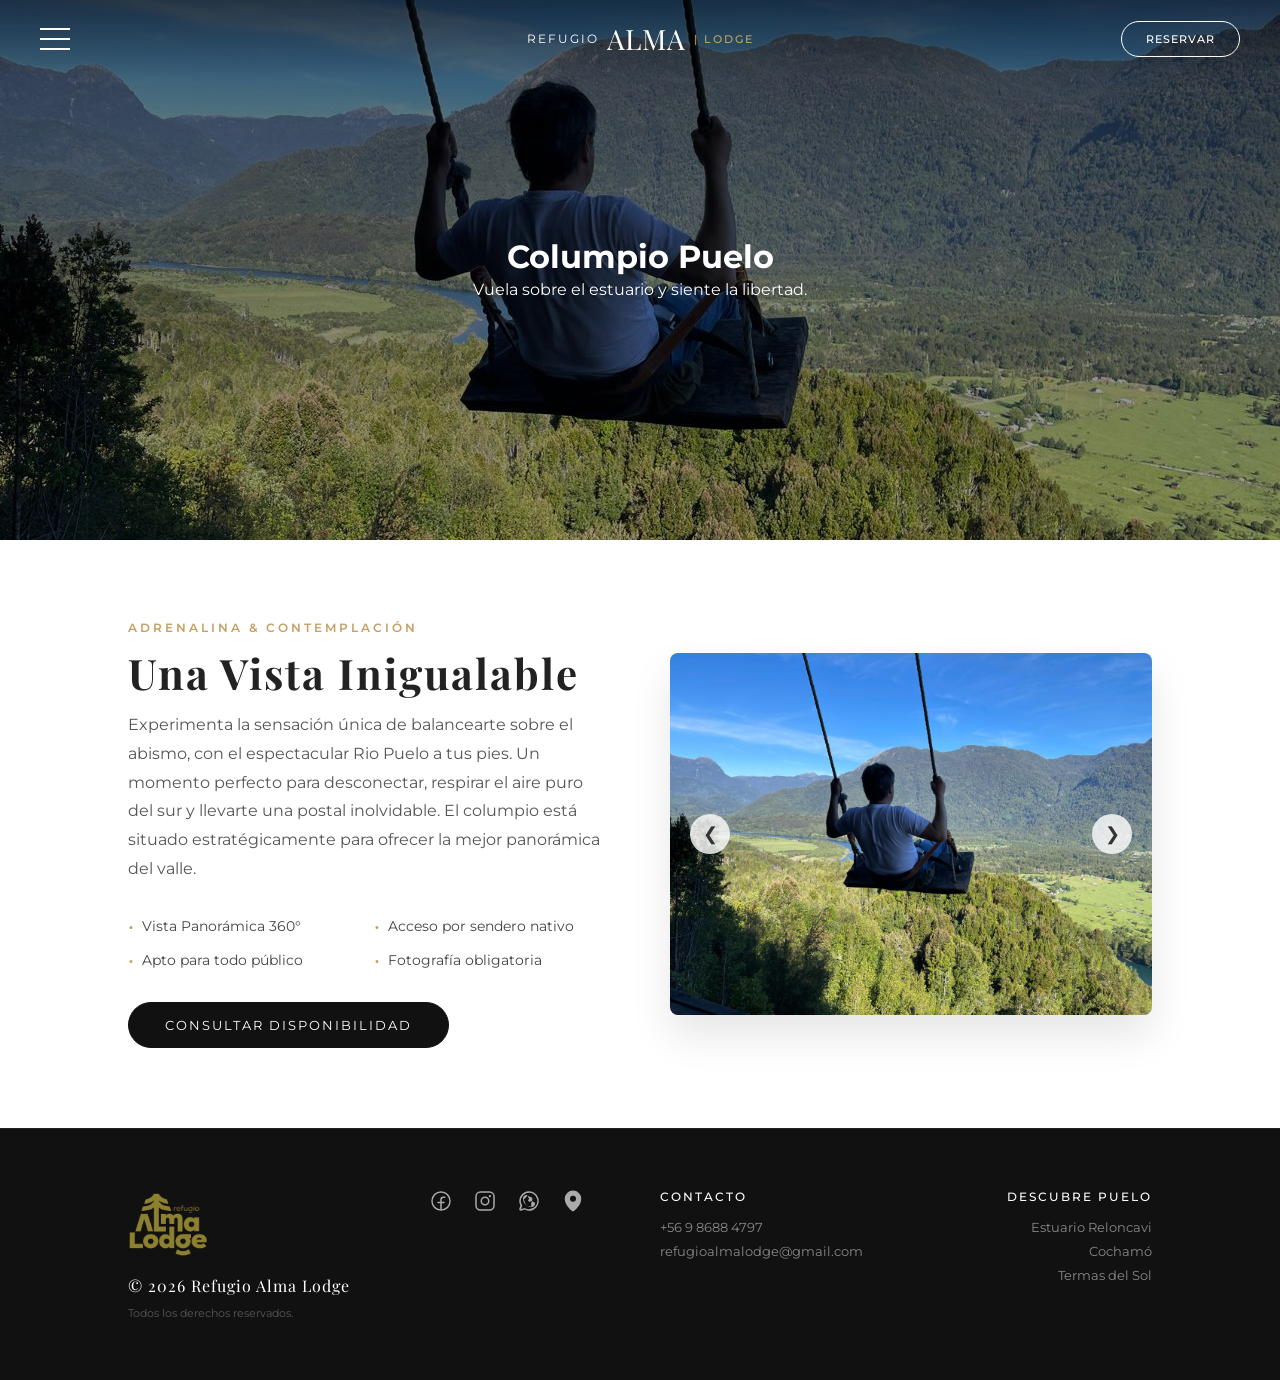
<file: columpio.html>
<!DOCTYPE html>
<html lang="es">

<head>
    <meta charset="UTF-8" />
    <meta name="viewport" content="width=device-width, initial-scale=1.0" />
    <title>Columpio del Mundo - Refugio Alma Lodge</title>
    <link rel="stylesheet" href="css/style.css" />
</head>

<body>

    <div id="navbar-container"></div>

    <!-- HERO INTERNAL -->
    <header class="hero-internal" style="background-image: url('assets/columpio/hero3.jpeg');">
        <div class="hero-overlay"></div>
        <div class="hero-content">
            <h1>Columpio Puelo</h1>
            <p>Vuela sobre el estuario y siente la libertad.</p>
        </div>
    </header>

    <!-- COLUMPIO DETAIL -->
    <section class="unit-section">
        <div class="unit-container">
            <div class="unit-content">
                <span class="unit-subtitle">Adrenalina & Contemplación</span>
                <h2>Una Vista Inigualable</h2>
                <p class="unit-description">
                    Experimenta la sensación única de balancearte sobre el abismo, con el espectacular Rio Puelo a tus
                    pies.
                    Un momento perfecto para desconectar, respirar el aire puro del sur y llevarte una postal
                    inolvidable.
                    El columpio está situado estratégicamente para ofrecer la mejor panorámica del valle.
                </p>
                <ul class="unit-features">
                    <li>Vista Panorámica 360°</li>
                    <li>Acceso por sendero nativo</li>
                    <li>Apto para todo público</li>
                    <li>Fotografía obligatoria</li>
                </ul>
                <a href="https://wa.me/56912345678" target="_blank" class="btn-hero btn-dark">Consultar
                    Disponibilidad</a>
            </div>
            <div class="unit-gallery">
                <div class="carousel" id="carousel-columpio">
                    <div class="carousel-track">
                        <img src="assets/columpio/hero3.jpeg" class="active" alt="Columpio 1">
                    </div>
                    <button class="carousel-btn prev" aria-label="Anterior">&#10094;</button>
                    <button class="carousel-btn next" aria-label="Siguiente">&#10095;</button>
                </div>
            </div>
        </div>
    </section>

    <div id="navbar-container"></div>
    <div id="footer-container"></div>
    <script src="js/components.js"></script>


    <script src="js/main.js"></script>
</body>

</html>
</file>
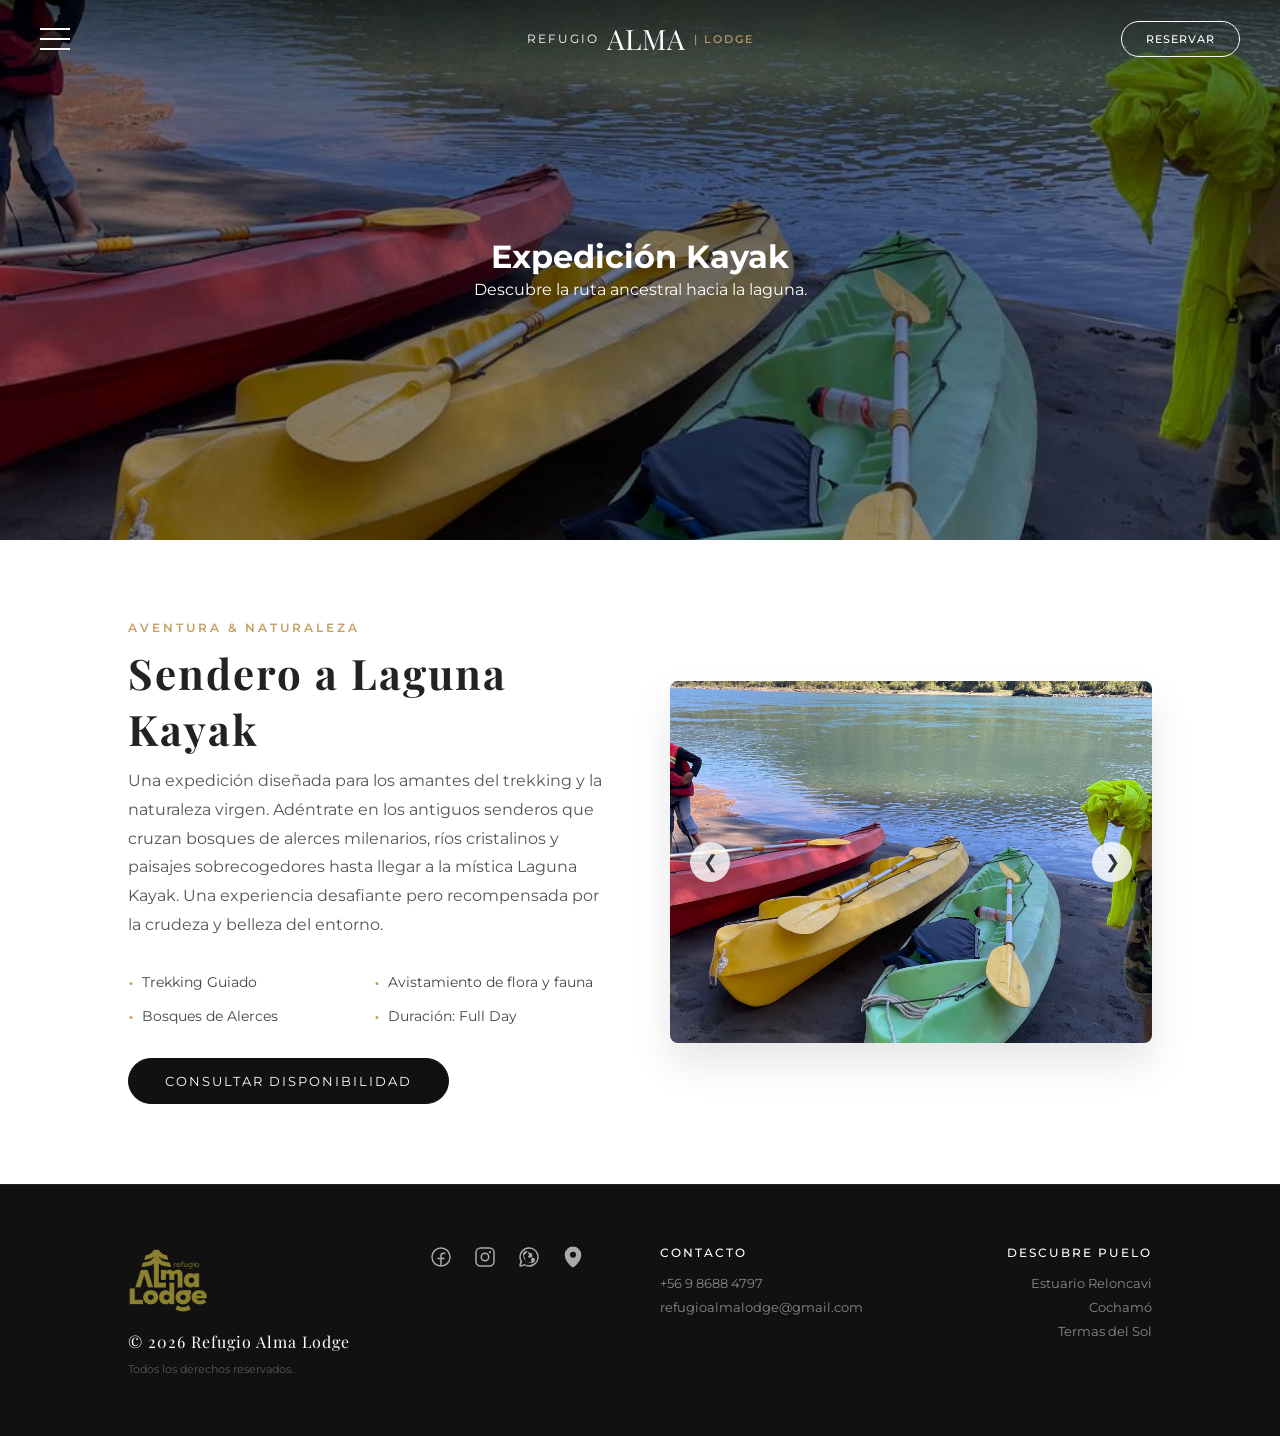
<file: kayak.html>
<!DOCTYPE html>
<html lang="es">

<head>
    <meta charset="UTF-8" />
    <meta name="viewport" content="width=device-width, initial-scale=1.0" />
    <title>Expedición Kayak - Refugio Alma Lodge</title>
    <link rel="stylesheet" href="css/style.css" />
</head>

<body>

    <div id="navbar-container"></div>

    <!-- HERO INTERNAL -->
    <header class="hero-internal" style="background-image: url('assets/kayak/hero6.jpeg');">
        <div class="hero-overlay"></div>
        <div class="hero-content">
            <h1>Expedición Kayak</h1>
            <p>Descubre la ruta ancestral hacia la laguna.</p>
        </div>
    </header>

    <!-- KAYAK DETAIL -->
    <section class="unit-section">
        <div class="unit-container">
            <div class="unit-content">
                <span class="unit-subtitle">Aventura & Naturaleza</span>
                <h2>Sendero a Laguna Kayak</h2>
                <p class="unit-description">
                    Una expedición diseñada para los amantes del trekking y la naturaleza virgen.
                    Adéntrate en los antiguos senderos que cruzan bosques de alerces milenarios,
                    ríos cristalinos y paisajes sobrecogedores hasta llegar a la mística Laguna Kayak.
                    Una experiencia desafiante pero recompensada por la crudeza y belleza del entorno.
                </p>
                <ul class="unit-features">
                    <li>Trekking Guiado</li>
                    <li>Avistamiento de flora y fauna</li>
                    <li>Bosques de Alerces</li>
                    <li>Duración: Full Day</li>
                </ul>
                <a href="https://wa.me/56912345678" target="_blank" class="btn-hero btn-dark">Consultar
                    Disponibilidad</a>
            </div>
            <div class="unit-gallery">
                <div class="carousel" id="carousel-kayak">
                    <div class="carousel-track">
                        <img src="assets/kayak/hero6.jpeg" class="active" alt="Expedición 1">
                        <img src="assets/kayak/galeria5.jpeg" alt="Expedición 2">
                    </div>
                    <button class="carousel-btn prev" aria-label="Anterior">&#10094;</button>
                    <button class="carousel-btn next" aria-label="Siguiente">&#10095;</button>
                </div>
            </div>
        </div>
    </section>

    <div id="footer-container"></div>
    <script src="js/components.js"></script>


    <script src="js/main.js"></script>
</body>

</html>
</file>
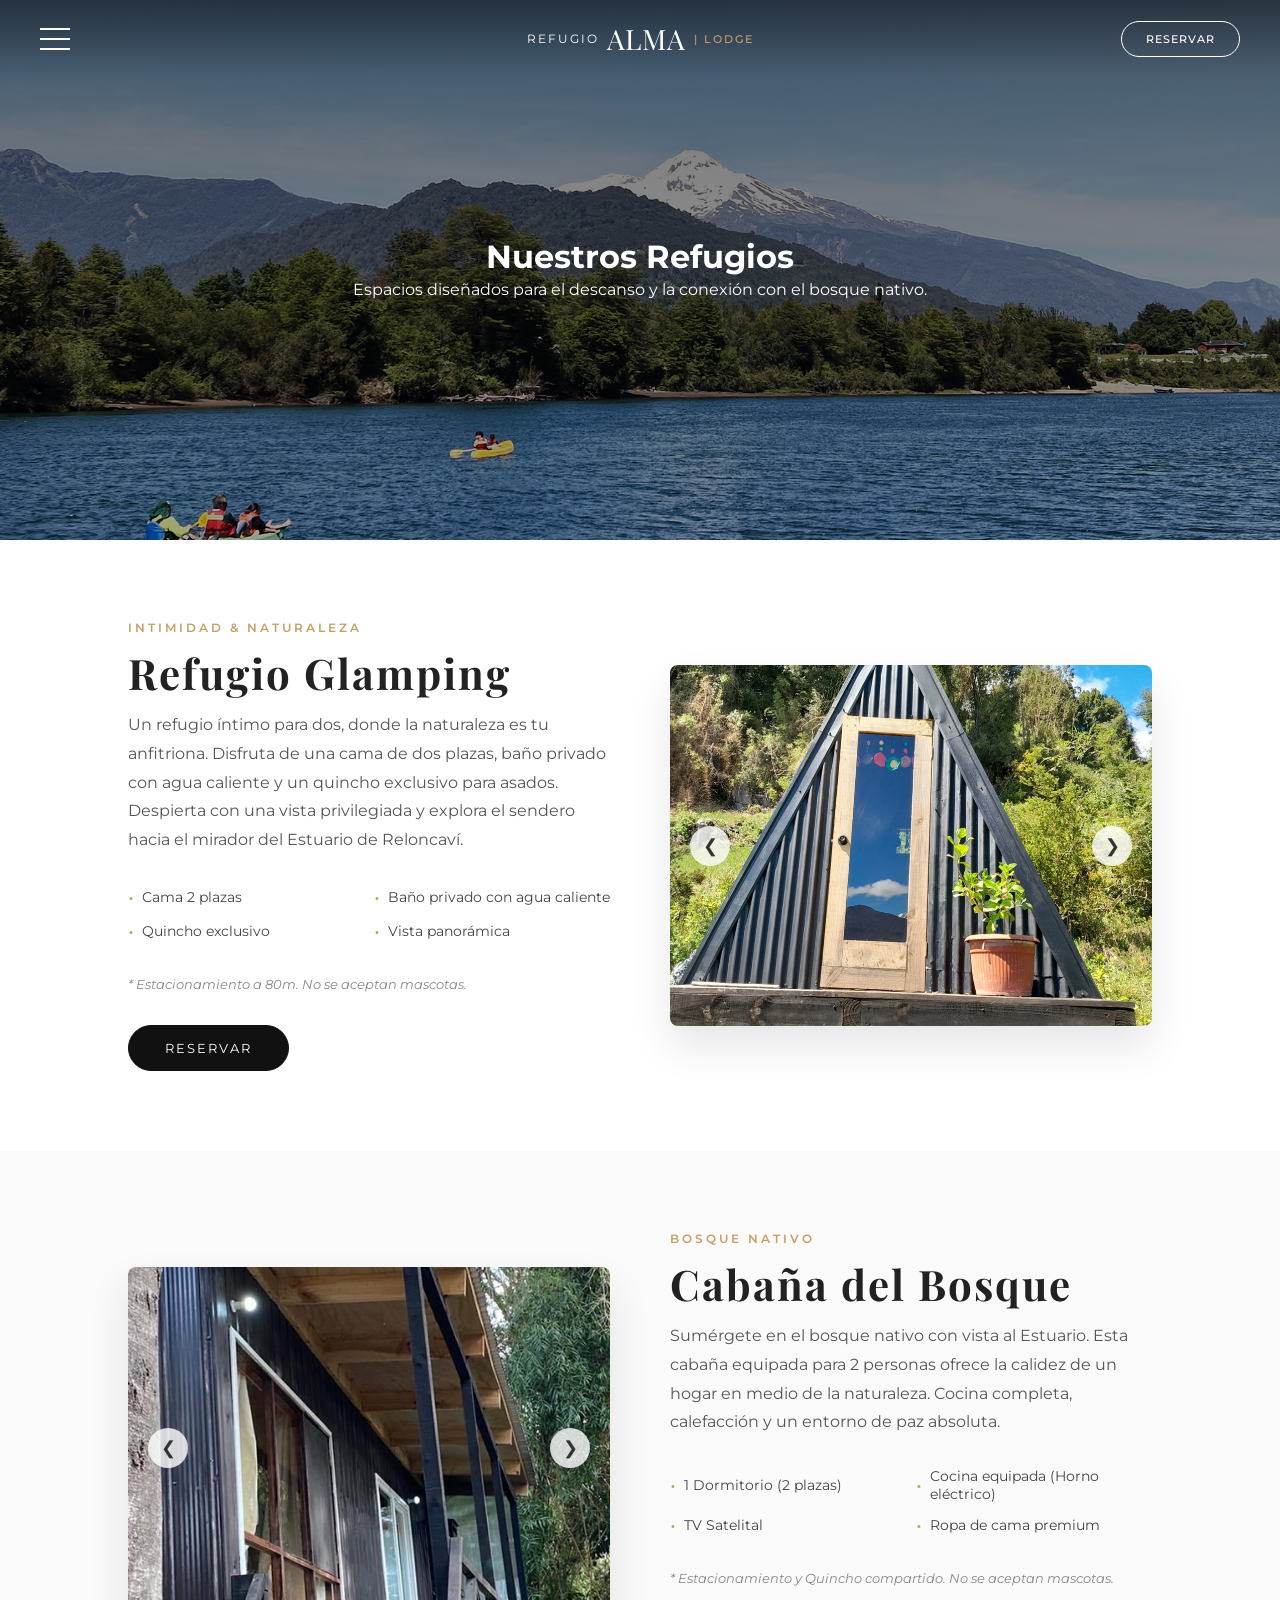
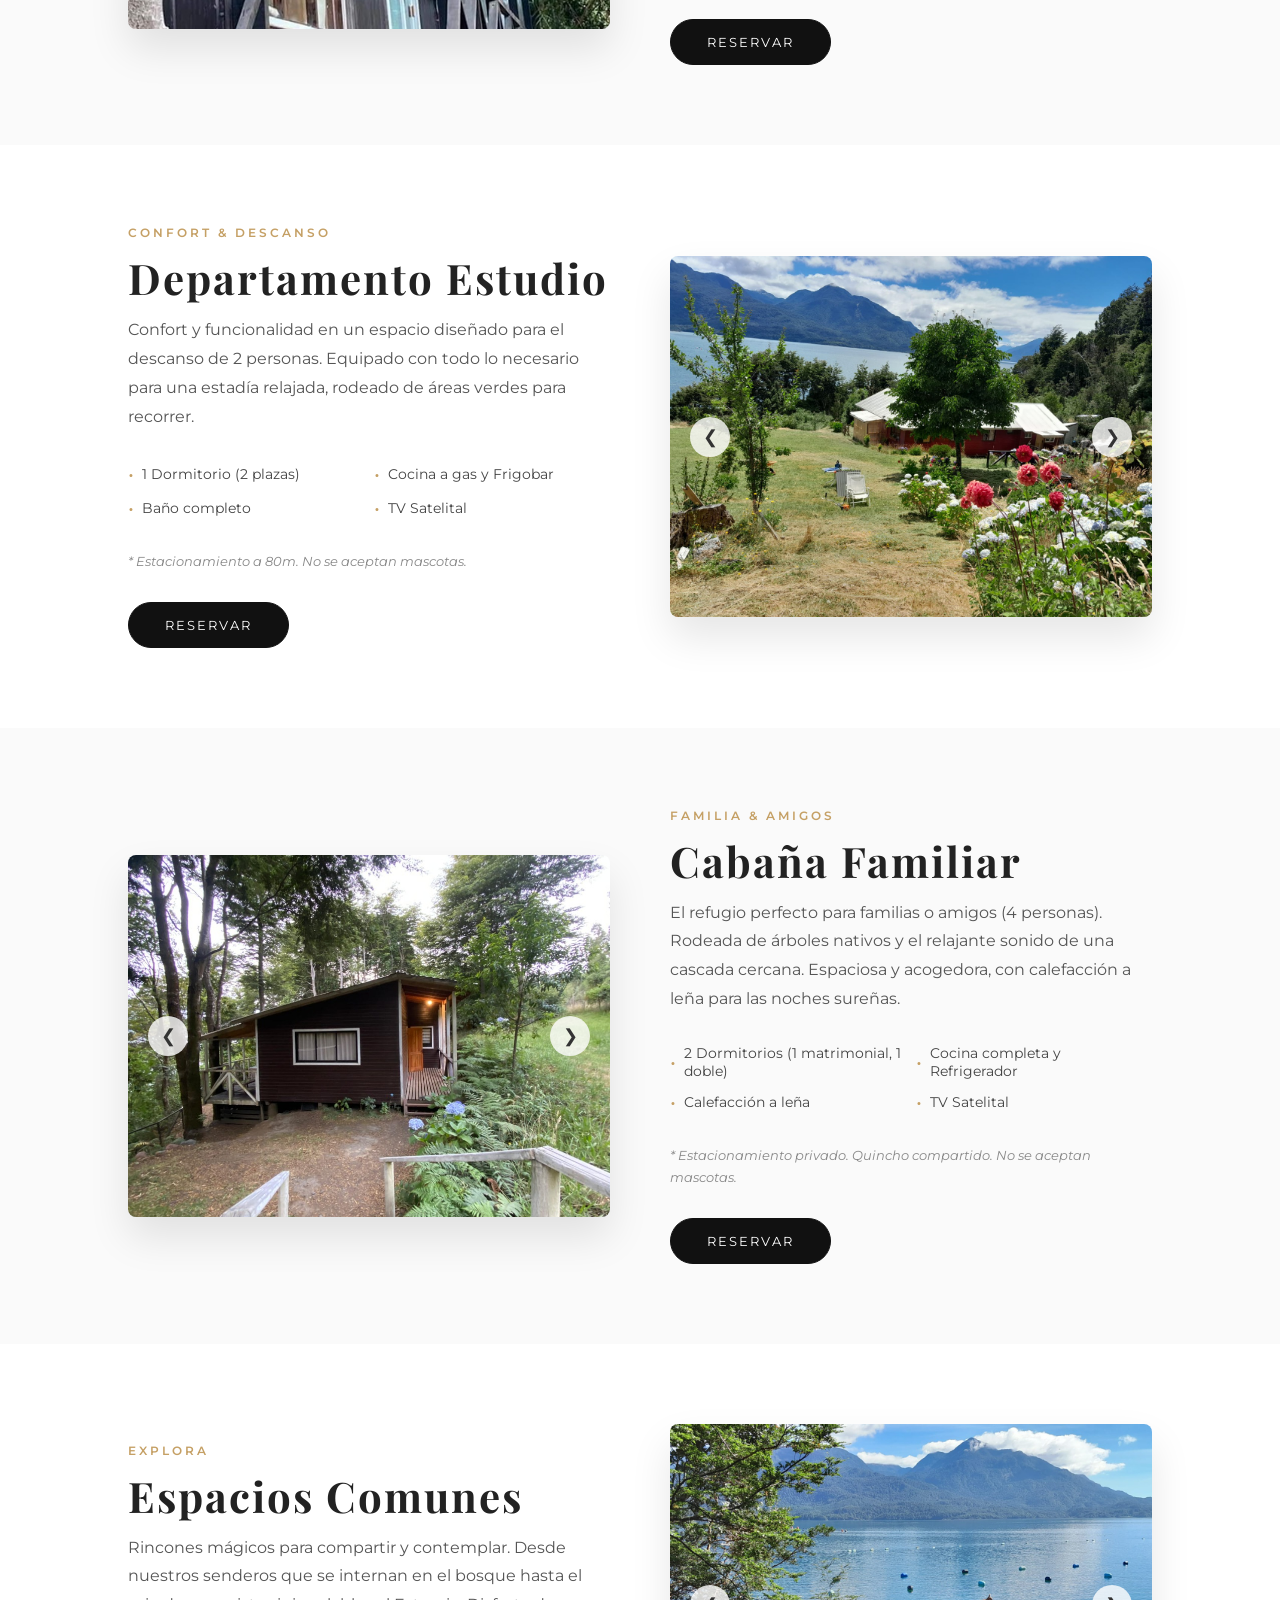
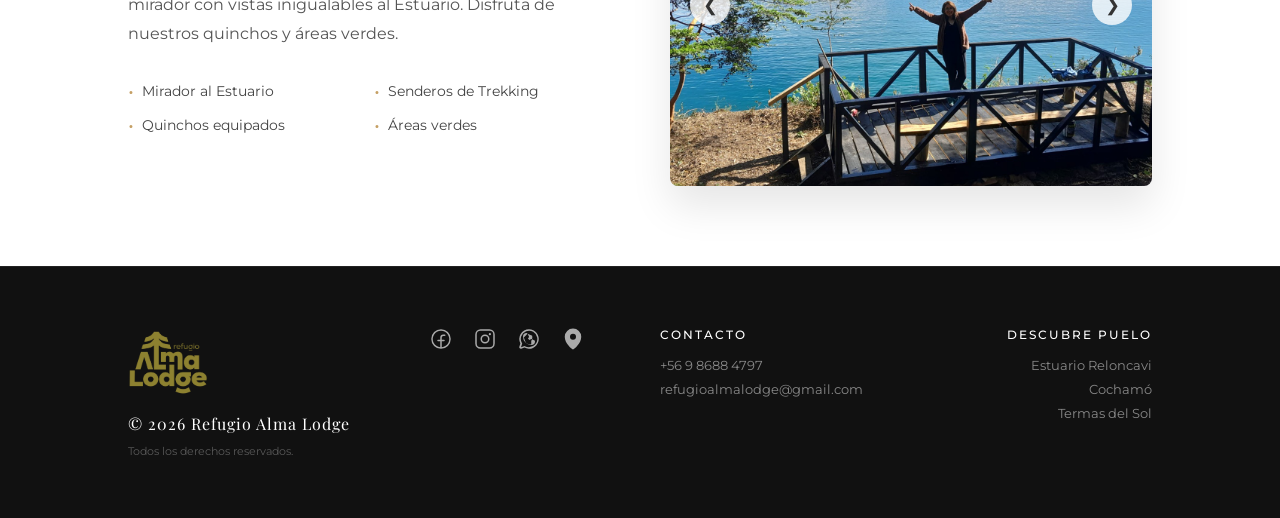
<file: refugios.html>
<!DOCTYPE html>
<html lang="es">

<head>
    <meta charset="UTF-8" />
    <meta name="viewport" content="width=device-width, initial-scale=1.0" />
    <title>Refugios - Refugio Alma Lodge</title>
    <link rel="stylesheet" href="css/style.css" />
</head>

<body>

    <div id="navbar-container"></div>

    <!-- HERO INTERNAL -->
    <header class="hero-internal">
        <div class="hero-overlay"></div>
        <div class="hero-content">
            <h1>Nuestros Refugios</h1>
            <p>Espacios diseñados para el descanso y la conexión con el bosque nativo.</p>
        </div>
    </header>

    <!-- GLAMPING -->
    <section class="unit-section">
        <div class="unit-container">
            <div class="unit-content">
                <span class="unit-subtitle">Intimidad & Naturaleza</span>
                <h2>Refugio Glamping</h2>
                <!--<p class="unit-price">30.000 CLP <span>/ noche</span></p>-->
                <p class="unit-description">
                    Un refugio íntimo para dos, donde la naturaleza es tu anfitriona. Disfruta de una cama de dos
                    plazas, baño privado con agua caliente y un quincho exclusivo para asados. Despierta con una vista
                    privilegiada y explora el sendero hacia el mirador del Estuario de Reloncaví.
                </p>
                <ul class="unit-features">
                    <li>Cama 2 plazas</li>
                    <li>Baño privado con agua caliente</li>
                    <li>Quincho exclusivo</li>
                    <li>Vista panorámica</li>
                </ul>
                <p class="unit-note">* Estacionamiento a 80m. No se aceptan mascotas.</p>
                <a href="https://new-booking.frontdeskmaster.com/?hostelId=y0ApHH4CwayUsndZazKIyVLbPVVKzzdO"
                    target="_blank" class="btn-hero btn-dark">Reservar</a>
            </div>
            <div class="unit-gallery">
                <div class="carousel" id="carousel-glamping">
                    <div class="carousel-track">
                        <img src="assets/Glamping/1.jpg" alt="Glamping 1">
                        <img src="assets/Glamping/2.jpg" alt="Glamping 2">
                        <img src="assets/Glamping/3.jpg" alt="Glamping 3">
                        <img src="assets/Glamping/4.jpg" alt="Glamping 4">
                        <img src="assets/Glamping/5.jpg" alt="Glamping 5">
                    </div>
                    <button class="carousel-btn prev" aria-label="Anterior">&#10094;</button>
                    <button class="carousel-btn next" aria-label="Siguiente">&#10095;</button>
                </div>
            </div>
        </div>
    </section>

    <!-- CABAÑA -->
    <section class="unit-section alt-bg">
        <div class="unit-container reverse">
            <div class="unit-content">
                <span class="unit-subtitle">Bosque Nativo</span>
                <h2>Cabaña del Bosque</h2>
                <!--<p class="unit-price">50.000 CLP <span>/ noche</span></p>-->
                <p class="unit-description">
                    Sumérgete en el bosque nativo con vista al Estuario. Esta cabaña equipada para 2 personas ofrece la
                    calidez de un hogar en medio de la naturaleza. Cocina completa, calefacción y un entorno de paz
                    absoluta.
                </p>
                <ul class="unit-features">
                    <li>1 Dormitorio (2 plazas)</li>
                    <li>Cocina equipada (Horno eléctrico)</li>
                    <li>TV Satelital</li>
                    <li>Ropa de cama premium</li>
                </ul>
                <p class="unit-note">* Estacionamiento y Quincho compartido. No se aceptan mascotas.</p>
                <a href="https://new-booking.frontdeskmaster.com/?hostelId=y0ApHH4CwayUsndZazKIyVLbPVVKzzdO"
                    target="_blank" class="btn-hero btn-dark">Reservar</a>
            </div>
            <div class="unit-gallery">
                <div class="carousel" id="carousel-cabana">
                    <div class="carousel-track">
                        <img src="assets/Cabaña/1.jpg" alt="Cabaña 1">
                        <img src="assets/Cabaña/2.jpg" alt="Cabaña 2">
                        <img src="assets/Cabaña/3.jpg" alt="Cabaña 3">
                        <img src="assets/Cabaña/4.jpg" alt="Cabaña 4">
                        <img src="assets/Cabaña/5.jpg" alt="Cabaña 5">
                    </div>
                    <button class="carousel-btn prev" aria-label="Anterior">&#10094;</button>
                    <button class="carousel-btn next" aria-label="Siguiente">&#10095;</button>
                </div>
            </div>
        </div>
    </section>

    <!-- DEPTO 2 -->
    <section class="unit-section">
        <div class="unit-container">
            <div class="unit-content">
                <span class="unit-subtitle">Confort & Descanso</span>
                <h2>Departamento Estudio</h2>
                <!--<p class="unit-price">50.000 CLP <span>/ noche</span></p>-->
                <p class="unit-description">
                    Confort y funcionalidad en un espacio diseñado para el descanso de 2 personas. Equipado con todo lo
                    necesario para una estadía relajada, rodeado de áreas verdes para recorrer.
                </p>
                <ul class="unit-features">
                    <li>1 Dormitorio (2 plazas)</li>
                    <li>Cocina a gas y Frigobar</li>
                    <li>Baño completo</li>
                    <li>TV Satelital</li>
                </ul>
                <p class="unit-note">* Estacionamiento a 80m. No se aceptan mascotas.</p>
                <a href="https://new-booking.frontdeskmaster.com/?hostelId=y0ApHH4CwayUsndZazKIyVLbPVVKzzdO"
                    target="_blank" class="btn-hero btn-dark">Reservar</a>
            </div>
            <div class="unit-gallery">
                <div class="carousel" id="carousel-depto2">
                    <div class="carousel-track">
                        <img src="assets/departamento2/1.jpg" alt="Depto 2 1">
                        <img src="assets/departamento2/2.jpg" alt="Depto 2 2">
                        <img src="assets/departamento2/3.jpg" alt="Depto 2 3">
                        <img src="assets/departamento2/4.jpg" alt="Depto 2 4">
                        <img src="assets/departamento2/5.jpg" alt="Depto 2 5">
                    </div>
                    <button class="carousel-btn prev" aria-label="Anterior">&#10094;</button>
                    <button class="carousel-btn next" aria-label="Siguiente">&#10095;</button>
                </div>
            </div>
        </div>
    </section>

    <!-- DEPTO 4 -->
    <section class="unit-section alt-bg">
        <div class="unit-container reverse">
            <div class="unit-content">
                <span class="unit-subtitle">Familia & Amigos</span>
                <h2>Cabaña Familiar</h2>
                <!--<p class="unit-price">65.000 CLP <span>/ noche</span></p>-->
                <p class="unit-description">
                    El refugio perfecto para familias o amigos (4 personas). Rodeada de árboles nativos y el relajante
                    sonido de una cascada cercana. Espaciosa y acogedora, con calefacción a leña para las noches
                    sureñas.
                </p>
                <ul class="unit-features">
                    <li>2 Dormitorios (1 matrimonial, 1 doble)</li>
                    <li>Cocina completa y Refrigerador</li>
                    <li>Calefacción a leña</li>
                    <li>TV Satelital</li>
                </ul>
                <p class="unit-note">* Estacionamiento privado. Quincho compartido. No se aceptan mascotas.</p>
                <a href="https://new-booking.frontdeskmaster.com/?hostelId=y0ApHH4CwayUsndZazKIyVLbPVVKzzdO"
                    target="_blank" class="btn-hero btn-dark">Reservar</a>
            </div>
            <div class="unit-gallery">
                <div class="carousel" id="carousel-depto4">
                    <div class="carousel-track">
                        <img src="assets/departamento4/1.jpg" alt="Depto 4 1">
                        <img src="assets/departamento4/2.jpg" alt="Depto 4 2">
                        <img src="assets/departamento4/3.jpg" alt="Depto 4 3">
                        <img src="assets/departamento4/4.jpg" alt="Depto 4 4">
                        <img src="assets/departamento4/5.jpg" alt="Depto 4 5">
                    </div>
                    <button class="carousel-btn prev" aria-label="Anterior">&#10094;</button>
                    <button class="carousel-btn next" aria-label="Siguiente">&#10095;</button>
                </div>
            </div>
        </div>
    </section>

    <!-- COMUNES -->
    <section class="unit-section">
        <div class="unit-container">
            <div class="unit-content">
                <span class="unit-subtitle">Explora</span>
                <h2>Espacios Comunes</h2>
                <p class="unit-description">
                    Rincones mágicos para compartir y contemplar. Desde nuestros senderos que se internan en el bosque
                    hasta el mirador con vistas inigualables al Estuario. Disfruta de nuestros quinchos y áreas verdes.
                </p>
                <ul class="unit-features">
                    <li>Mirador al Estuario</li>
                    <li>Senderos de Trekking</li>
                    <li>Quinchos equipados</li>
                    <li>Áreas verdes</li>
                </ul>
            </div>
            <div class="unit-gallery">
                <div class="carousel" id="carousel-comunes">
                    <div class="carousel-track">
                        <img src="assets/comunes/mirador/1.jpg" alt="Mirador">
                        <img src="assets/comunes/senderos/1.jpg" alt="Sendero">
                        <img src="assets/comunes/Quincho/1.jpg" alt="Quincho">
                        <img src="assets/comunes/espacios/1.jpg" alt="Espacios">
                        <img src="assets/comunes/mirador/2.jpg" alt="Mirador 2">
                    </div>
                    <button class="carousel-btn prev" aria-label="Anterior">&#10094;</button>
                    <button class="carousel-btn next" aria-label="Siguiente">&#10095;</button>
                </div>
            </div>
        </div>
    </section>

    <div id="footer-container"></div>
    <script src="js/components.js"></script>


    <script src="js/main.js"></script>
</body>

</html>
</file>
<file: css/style.css>
/* ---------- RESET ---------- */
@import url('https://fonts.googleapis.com/css2?family=Montserrat:wght@300;400;500&family=Playfair+Display:ital,wght@0,400;0,700;1,400&display=swap');





:root {
    /* Fonts */
    --font-primary: "Montserrat", sans-serif;
    --font-secondary: "Playfair Display", serif;

    /* Weights */
    --weight-light: 300;
    --weight-regular: 400;
    --weight-medium: 500;
    --weight-bold: 700;
}

* {
    margin: 0;
    padding: 0;
    box-sizing: border-box;
}

body {
    font-family: var(--font-primary);
    color: #333;
    background: #fafafa;
    overflow-x: hidden;
    width: 100%;
}

.text-highlight {
    font-family: var(--font-secondary);
    font-style: italic;
    font-weight: 400;
}

/* Texture Pattern for alternate sections */
section:nth-of-type(even) {
    background-color: #fafafa;
    background-image: url("data:image/svg+xml,%3Csvg width='100' height='100' viewBox='0 0 100 100' xmlns='http://www.w3.org/2000/svg'%3E%3Cpath d='M11 18c3.866 0 7-3.134 7-7s-3.134-7-7-7-7 3.134-7 7 3.134 7 7 7zm48 25c3.866 0 7-3.134 7-7s-3.134-7-7-7-7 3.134-7 7 3.134 7 7 7zm-43-7c1.657 0 3-1.343 3-3s-1.343-3-3-3-3 1.343-3 3 1.343 3 3 3zm63 31c1.657 0 3-1.343 3-3s-1.343-3-3-3-3 1.343-3 3 1.343 3 3 3zM34 90c1.657 0 3-1.343 3-3s-1.343-3-3-3-3 1.343-3 3 1.343 3 3 3zm56-76c1.657 0 3-1.343 3-3s-1.343-3-3-3-3 1.343-3 3 1.343 3 3 3zM12 86c2.21 0 4-1.79 4-4s-1.79-4-4-4-4 1.79-4 4 1.79 4 4 4zm28-65c2.21 0 4-1.79 4-4s-1.79-4-4-4-4 1.79-4 4 1.79 4 4 4zm23-11c2.76 0 5-2.24 5-5s-2.24-5-5-5-5 2.24-5 5 2.24 5 5 5zm-6 60c2.21 0 4-1.79 4-4s-1.79-4-4-4-4 1.79-4 4 1.79 4 4 4zm29 22c2.76 0 5-2.24 5-5s-2.24-5-5-5-5 2.24-5 5 2.24 5 5 5zM32 63c2.76 0 5-2.24 5-5s-2.24-5-5-5-5 2.24-5 5 2.24 5 5 5zm57-13c2.76 0 5-2.24 5-5s-2.24-5-5-5-5 2.24-5 5 2.24 5 5 5zm-9-21c1.105 0 2-.895 2-2s-.895-2-2-2-2 .895-2 2 .895 2 2 2zM60 91c1.105 0 2-.895 2-2s-.895-2-2-2-2 .895-2 2 .895 2 2 2zM35 41c1.105 0 2-.895 2-2s-.895-2-2-2-2 .895-2 2 .895 2 2 2zM12 60c1.105 0 2-.895 2-2s-.895-2-2-2-2 .895-2 2 .895 2 2 2z' fill='%239C92AC' fill-opacity='0.03' fill-rule='evenodd'/%3E%3C/svg%3E");
}

section:nth-of-type(odd) {
    background: #fff;
}

/* Remove texture from specific sections as requested */
#experiencias,
#galeria,
#contacto {
    background-image: none;
    background-color: #fff;
}

img {
    display: block;
    max-width: 100%;
}

/* ---------- NAVBAR AWASI STYLE ---------- */

.awasi-nav {
    position: fixed;
    top: 0;
    width: 100%;
    display: flex;
    justify-content: space-between;
    /* Changed to space-between for Left/Center/Right layout */
    align-items: center;
    padding: 20px 40px;
    z-index: 1002;
    transition: all 0.35s ease;
    background: transparent;
    /* Gradient added in HTML or just transparent */
    background: linear-gradient(to bottom, rgba(0, 0, 0, 0.4) 0%, rgba(0, 0, 0, 0) 100%);
}

.awasi-nav.scrolled {
    background: rgba(255, 255, 255, 0.98);
    padding: 15px 40px;
    backdrop-filter: blur(8px);
    border-bottom: 1px solid #eee;
}

.awasi-nav.scrolled .logo-refugio,
.awasi-nav.scrolled .logo-alma {
    color: #333;
}

.awasi-nav.scrolled .btn-reservar {
    border-color: #333;
    color: #333;
}

.awasi-nav.scrolled .btn-reservar:hover {
    background: #333;
    color: #fff;
}

/* Layout Containers */
.nav-left,
.nav-right {
    flex: 1;
    display: flex;
    align-items: center;
}

.nav-left {
    justify-content: flex-start;
}

.nav-right {
    justify-content: flex-end;
}

/* Logo Styles */
.nav-logo {
    flex: 2;
    display: flex;
    justify-content: center;
    align-items: center;
}

.logo-link {
    text-decoration: none;
    display: flex;
    align-items: center;
    gap: 8px;
    color: #fff;
    transition: opacity 0.3s ease;
}

.logo-link:hover {
    opacity: 0.8;
}

.logo-refugio {
    font-family: var(--font-primary);
    font-size: 12px;
    letter-spacing: 2px;
    font-weight: 400;
    text-transform: uppercase;
}

.logo-alma {
    font-family: var(--font-secondary);
    font-size: 28px;
    letter-spacing: 1px;
    font-weight: 400;
    text-transform: uppercase;
}

.logo-lodge {
    font-family: var(--font-primary);
    font-size: 11px;
    letter-spacing: 2px;
    font-weight: 500;
    text-transform: uppercase;
    color: #c5a065;
    /* Gold/Brown tone */
}

/* Reservar Button in Navbar */
.btn-reservar {
    display: inline-block;
    padding: 10px 24px;
    border-radius: 50px;
    background-color: transparent;
    border: 1px solid #fff;
    color: #fff;
    text-transform: uppercase;
    font-size: 11px;
    letter-spacing: 1px;
    text-decoration: none;
    transition: all 0.3s ease;
    font-family: var(--font-primary);
    font-weight: 500;
}

.btn-reservar:hover {
    background: #fff;
    color: #000;
}

/* Burger Menu - Always Visible */
.nav-toggle {
    display: flex;
    /* Always flex */
    flex-direction: column;
    width: 30px;
    cursor: pointer;
    z-index: 1001;
    /* Above overlay */
}

.nav-toggle span {
    background: white;
    height: 2px;
    margin: 4px 0;
    transition: 0.3s;
    width: 100%;
}

.awasi-nav.scrolled .nav-toggle span {
    background: #333;
}

/* Toggle Animation when Active */
.nav-toggle.active span:nth-child(1) {
    transform: rotate(45deg) translate(5px, 6px);
    background: #fff;
    /* Keep white on overlay */
}

.nav-toggle.active span:nth-child(2) {
    opacity: 0;
}

.nav-toggle.active span:nth-child(3) {
    transform: rotate(-45deg) translate(5px, -6px);
    background: #fff;
}

/* ---------- Mobile Overlay Menu ---------- */

/* ---------- Mobile Overlay Menu ---------- */

.mobile-menu {
    position: fixed;
    inset: 0;
    background: rgba(20, 20, 20, 0.98);
    /* Dark overlay like Awasi */
    display: flex;
    flex-direction: column;
    justify-content: center;
    align-items: center;
    gap: 40px;
    opacity: 0;
    visibility: hidden;
    transition: all 0.4s ease;
    z-index: 1000;
}

.mobile-menu a {
    text-decoration: none;
    font-family: var(--font-secondary);
    font-size: 32px;
    text-transform: capitalize;
    /* Or uppercase, Awasi uses elegant mix */
    letter-spacing: 1px;
    color: #fff;
    opacity: 0;
    transform: translateY(20px);
    transition: 0.4s ease;
}

.mobile-menu a:hover {
    color: #c5a065;
}

.mobile-menu.active {
    opacity: 1;
    visibility: visible;
}

.mobile-menu.active a {
    opacity: 1;
    transform: translateY(0);
}

/* Staggered animation for links */
.mobile-menu.active a:nth-child(1) {
    transition-delay: 0.1s;
}

.mobile-menu.active a:nth-child(2) {
    transition-delay: 0.2s;
}

.mobile-menu.active a:nth-child(3) {
    transition-delay: 0.3s;
}

.mobile-menu.active a:nth-child(4) {
    transition-delay: 0.4s;
}

.mobile-menu.active a:nth-child(5) {
    transition-delay: 0.5s;
}

.mobile-menu.active a:nth-child(6) {
    transition-delay: 0.6s;
}

/* ---------- HERO ---------- */

.hero {
    height: 100vh;
    /* background-image removed for slideshow */
    position: relative;
    display: flex;
    justify-content: center;
    align-items: center;
    text-align: center;
    color: #fff;
    overflow: hidden;
}

#heroVideo {
    position: absolute;
    inset: 0;
    width: 100%;
    height: 100%;
    object-fit: cover;
    z-index: 0;
}

.hero-overlay {
    position: absolute;
    inset: 0;
    background: linear-gradient(to bottom, rgba(0, 0, 0, 0.55), rgba(0, 0, 0, 0.35));
}

.hero-content {
    position: relative;
    max-width: 700px;
    padding: 0 20px;
}

.hero h1 {
    font-size: 52px;
    letter-spacing: 3px;
    text-transform: uppercase;
    margin-bottom: 20px;
}

.hero p {
    font-size: 18px;
    margin-bottom: 30px;
}

.btn-hero {
    display: inline-block;
    padding: 14px 36px;
    border-radius: 30px;
    border: 1px solid #fff;
    color: #fff;
    text-decoration: none;
    font-size: 13px;
    letter-spacing: 2px;
    text-transform: uppercase;
    background: transparent;
    cursor: pointer;
    transition: background 0.3s, color 0.3s;
}

.btn-hero:hover {
    background: #fff;
    color: #000;
}

.btn-outline {
    border-color: #333;
    color: #333;
}

.btn-outline:hover {
    background: #333;
    color: #fff;
}

.btn-dark {
    background: #111;
    border-color: #111;
    color: #fff;
}

/* ---------- SECTIONS ---------- */

section {
    padding: 100px 10%;
    background: #fafafa;
}



h2 {
    font-size: 32px;
    margin-bottom: 20px;
    text-transform: uppercase;
    letter-spacing: 2px;
}

p {
    line-height: 1.7;
    max-width: 800px;
}

/* ---------- GRID & CARDS ---------- */

.grid {
    margin-top: 40px;
    display: grid;
    grid-template-columns: repeat(auto-fit, minmax(280px, 1fr));
    gap: 20px;
}

.cards {
    display: flex;
    flex-wrap: wrap;
    gap: 40px;
    margin-top: 40px;
}

.card {
    flex: 1;
    min-width: 280px;
    border-radius: 8px;
    overflow: hidden;
    background: #fff;
    box-shadow: 0 10px 20px rgba(0, 0, 0, 0.08);
    transition: all 0.4s ease;
}

.card:hover {
    transform: translateY(-10px);
    box-shadow: 0 20px 40px rgba(0, 0, 0, 0.15);
}

.card img {
    width: 100%;
    transition: transform 0.6s ease;
}

.card:hover img {
    transform: scale(1.05);
}

.card-content {
    padding: 20px;
}

.card-content h3 {
    margin-bottom: 10px;
}

/* ---------- BROKEN GRID / NOSOTROS ---------- */
.about-grid {
    display: grid;
    grid-template-columns: 1fr 1fr;
    gap: 60px;
    align-items: center;
    position: relative;
}

.about-image-wrapper {
    position: relative;
    padding-left: 20px;
    padding-bottom: 20px;
}

.about-img-main {
    width: 100%;
    height: auto;
    border-radius: 4px;
    box-shadow: 20px 20px 0 rgba(0, 0, 0, 0.03);
    /* Subtle offset shadow */
    position: relative;
    z-index: 2;
}

.about-decorative-box {
    position: absolute;
    top: -20px;
    left: 0;
    width: 150px;
    height: 150px;
    border: 1px solid rgba(0, 0, 0, 0.1);
    z-index: 1;
}


/* ---------- CINEMA CARDS / EXPERIENCIAS ---------- */
.cinema-container {
    display: flex;
    flex-direction: column;
    gap: 30px;
    margin-top: 60px;
}

.cinema-card {
    position: relative;
    display: block;
    width: 100%;
    height: 400px;
    /* Tall immersive card */
    border-radius: 4px;
    overflow: hidden;
    text-decoration: none;
    color: #fff;
    box-shadow: 0 10px 30px rgba(0, 0, 0, 0.1);
}

.cinema-bg {
    position: absolute;
    inset: 0;
    background-size: cover;
    background-position: center;
    transition: transform 0.8s ease;
    z-index: 0;
}

.cinema-overlay {
    position: absolute;
    inset: 0;
    background: linear-gradient(to bottom, rgba(0, 0, 0, 0.1) 0%, rgba(0, 0, 0, 0.7) 100%);
    z-index: 1;
    transition: background 0.5s ease;
}

.cinema-content {
    position: relative;
    z-index: 2;
    height: 100%;
    display: flex;
    flex-direction: column;
    justify-content: flex-end;
    /* Text at bottom */
    padding: 40px;
}

.cinema-subtitle {
    font-size: 12px;
    text-transform: uppercase;
    letter-spacing: 2px;
    opacity: 0.8;
    margin-bottom: 8px;
    display: block;
}

.cinema-content h3 {
    font-size: 36px;
    font-family: var(--font-secondary);
    margin-bottom: 10px;
    line-height: 1.1;
}

.cinema-desc {
    font-size: 15px;
    max-width: 500px;
    margin-bottom: 20px;
    opacity: 0.9;
    color: #eee;
    transform: translateY(20px);
    opacity: 0;
    /* Hidden initially or visible? Let's hide to reveal on hover for desktop */
    transition: all 0.5s ease;
    height: 0;
    /* Collapse space */
    overflow: hidden;
}

.btn-text-white {
    font-size: 13px;
    text-transform: uppercase;
    letter-spacing: 2px;
    border-bottom: 1px solid rgba(255, 255, 255, 0.5);
    padding-bottom: 4px;
    display: inline-block;
    align-self: flex-start;
    transition: all 0.3s ease;
}

/* Hover Effects */
.cinema-card:hover .cinema-bg {
    transform: scale(1.05);
    /* Slow zoom */
}

.cinema-card:hover .cinema-overlay {
    background: linear-gradient(to bottom, rgba(0, 0, 0, 0) 0%, rgba(0, 0, 0, 0.85) 100%);
    /* Darker bottom */
}

.cinema-card:hover .cinema-desc {
    opacity: 1;
    transform: translateY(0);
    height: auto;
    /* Expand */
    margin-bottom: 24px;
}

.cinema-card:hover .btn-text-white {
    border-color: #fff;
    transform: translateX(5px);
}

/* Tablet/Mobile Adjustments */
@media (max-width: 768px) {
    .cinema-card {
        height: 350px;
    }

    .cinema-content h3 {
        font-size: 28px;
    }

    /* On mobile, show description always or just keep simplistic? 
       Let's show description always for better UX implies no hover */
    .cinema-desc {
        opacity: 1;
        transform: none;
        height: auto;
        margin-bottom: 20px;
    }
}


/* ---------- ATMOSPHERIC LOCATION ---------- */
.location-atmospheric {
    position: relative;
    height: 600px;
    width: 100%;
    overflow: hidden;
    padding: 0 !important;
    /* Override generic section padding */
    display: block;
    /* Ensure block */
}

.location-map-layer {
    position: absolute;
    inset: 0;
    z-index: 0;
    width: 100%;
    height: 100%;
}

.location-map-layer iframe {
    width: 100%;
    height: 100%;
    border: 0;
}

.location-cover-layer {
    position: absolute;
    inset: 0;
    z-index: 10;
    background-color: #1a1a1a;
    display: flex;
    flex-direction: row;
    /* Split screen default */
    width: 100%;
    height: 100%;
    transition: opacity 1s ease, visibility 1s ease;
    opacity: 1;
    visibility: visible;
}

.cover-text-panel {
    flex: 1;
    background: #111;
    /* Dark solid background for text */
    display: flex;
    flex-direction: column;
    justify-content: center;
    align-items: flex-start;
    /* Left align text */
    padding: 60px 80px;
    z-index: 2;
}

.cover-video-panel {
    flex: 1.2;
    /* Video takes slightly more space */
    position: relative;
    overflow: hidden;
    height: 100%;
}

.cover-video-bg {
    width: 100%;
    height: 100%;
    object-fit: cover;
}

/* Update content styles for split screen */
.cover-content {
    max-width: 100%;
    text-align: left;
    color: #fff;
    padding: 0;
}

.cover-content h2 {
    font-size: 48px;
    margin-bottom: 24px;
}

/* Adjust button for left alignment */
.btn-outline-white {
    align-self: flex-start;
}

/* Responsive adjustment */
@media (max-width: 900px) {
    .location-atmospheric {
        height: auto;
        /* Allow section to grow */
    }

    .location-cover-layer {
        position: relative;
        /* Make relative so parent sees height */
        flex-direction: column-reverse;
        /* Text bottom, Video top */
        height: auto;
    }

    .cover-video-panel {
        flex: none;
        width: 100%;
        height: 400px;
        /* Fixed height for video area */
    }

    .cover-text-panel {
        flex: none;
        width: 100%;
        height: auto;
        padding: 60px 30px;
        /* Comfortable padding */
        justify-content: center;
        align-items: center;
        /* Center content on mobile */
        text-align: center;
    }

    .cover-content {
        text-align: center;
        width: 100%;
        max-width: 500px;
        /* Readability constraint */
        padding: 0;
    }

    .cover-content h2 {
        font-size: 32px;
        margin-bottom: 15px;
    }

    .cover-content h3 {
        font-size: 14px;
        margin-bottom: 15px;
        display: block;
    }

    .cover-content p {
        display: block;
        /* Show description again */
        font-size: 16px;
        margin-bottom: 25px;
        opacity: 0.9;
    }


    .btn-outline-white {
        align-self: center;
        /* Center button */
        margin-top: 10px;
    }
}

.cover-overlay {
    position: absolute;
    inset: 0;
    /* Reduced darkness to show video clearly */
    background: rgba(0, 0, 0, 0.15);
    z-index: 1;
}



.cover-content {
    position: relative;
    z-index: 2;
    color: #fff;
    padding: 20px;
    max-width: 600px;
}

.cover-content h2 {
    font-family: var(--font-secondary);
    font-size: 42px;
    margin-bottom: 20px;
}

.cover-content h3 {
    font-family: var(--font-primary);
    font-size: 16px;
    font-weight: 400;
    letter-spacing: 1px;
    margin-bottom: 15px;
}

.cover-content p {
    font-size: 18px;
    font-style: italic;
    opacity: 0.9;
    margin-bottom: 30px;
}


.btn-outline-white {
    background: rgba(255, 255, 255, 0.05);
    /* Glassy touch */
    border: 1px solid rgba(255, 255, 255, 0.4);
    color: #fff;
    padding: 16px 36px;
    text-transform: uppercase;
    letter-spacing: 3px;
    font-size: 11px;
    font-weight: 600;
    cursor: pointer;
    transition: all 0.4s ease;
    backdrop-filter: blur(4px);
    border-radius: 50px;
    display: flex;
    align-items: center;
    gap: 10px;
}

.btn-outline-white:hover {
    background: #fff;
    color: #000;
    border-color: #fff;
    transform: translateY(-2px);
    box-shadow: 0 10px 20px rgba(0, 0, 0, 0.2);
}

.btn-outline-white::after {
    content: "→";
    display: inline-block;
    transition: transform 0.3s ease;
}

.btn-outline-white:hover::after {
    transform: translateX(4px);
}

/* State: Map Visible */
.location-atmospheric.map-visible .location-cover-layer {
    opacity: 0;
    visibility: hidden;
    pointer-events: none;
    /* Let clicks pass through to map */
}

/* Close Map Button */
.btn-close-map {
    position: absolute;
    top: 20px;
    right: 20px;
    background: #fff;
    color: #111;
    border: none;
    padding: 10px 20px;
    border-radius: 50px;
    font-family: var(--font-primary);
    font-weight: 600;
    font-size: 12px;
    cursor: pointer;
    box-shadow: 0 5px 15px rgba(0, 0, 0, 0.2);
    transform: translateY(-20px);
    opacity: 0;
    visibility: hidden;
    transition: all 0.3s ease;
    z-index: 20;
    /* Keep above map */
    display: flex;
    align-items: center;
    gap: 5px;
}

.location-atmospheric.map-visible .btn-close-map {
    transform: translateY(0);
    opacity: 1;
    visibility: visible;
}

.btn-close-map:hover {
    background: #111;
    color: #fff;
}


/* ---------- GLASSMORPHISM CARD (New) ---------- */
.glass-card {
    background: rgba(0, 0, 0, 0.3);
    /* Dark glass for contrast with white text */
    backdrop-filter: blur(12px);
    -webkit-backdrop-filter: blur(12px);
    border: 1px solid rgba(255, 255, 255, 0.15);
    box-shadow: 0 8px 32px 0 rgba(0, 0, 0, 0.3);
    border-radius: 16px;
    padding: 50px 40px;
    transition: transform 0.3s ease;
}

.glass-card:hover {
    transform: translateY(-5px);
    border-color: rgba(255, 255, 255, 0.25);
    background: rgba(0, 0, 0, 0.35);
}


/* ---------- MINIMALIST CONTACT ---------- */
.contact-container {
    max-width: 700px;
    margin: 0 auto;
    text-align: center;
}

.contact-title {
    font-size: 48px;
    margin-bottom: 10px;
}

.contact-subtitle {
    margin-bottom: 50px;
    color: #666;
    font-size: 16px;
}

.minimalist-form {
    display: flex;
    flex-direction: column;
    gap: 30px;
    text-align: left;
}

.form-group input,
.form-group textarea {
    width: 100%;
    background: transparent;
    border: none;
    border-bottom: 1px solid #ccc;
    padding: 15px 0;
    font-size: 18px;
    font-family: var(--font-secondary);
    color: #333;
    transition: border-color 0.3s, padding-left 0.3s;
    border-radius: 0;
}

.form-group input:focus,
.form-group textarea:focus {
    outline: none;
    border-color: #111;
    padding-left: 10px;
    /* Subtle visual cue */
}

.form-group textarea {
    resize: none;
    height: 100px;
}

.btn-text-only {
    background: none;
    border: none;
    font-family: var(--font-primary);
    text-transform: uppercase;
    font-size: 14px;
    letter-spacing: 2px;
    cursor: pointer;
    font-weight: 600;
    padding: 10px 0;
    align-self: flex-start;
    transition: opacity 0.3s, transform 0.3s;
}

.btn-text-only:hover {
    opacity: 0.7;
    transform: translateX(10px);
}

/* Mobile Adjustments */
@media (max-width: 900px) {
    .about-grid {
        grid-template-columns: 1fr;
        gap: 40px;
    }

    .about-image-wrapper {
        order: -1;
        /* Image first on mobile */
    }

    .tours-container {
        grid-template-columns: 1fr;
    }

    .tour-card:nth-child(even) {
        transform: none;
        /* Disable stagger on mobile */
    }

    /* Atmospheric Location Mobile override handled in main media query */
    /* .location-atmospheric height is now auto */

    .cover-content h2 {
        font-size: 32px;
    }
}

/* ---------- PHOTO CARDS (Suites & Galeria) ---------- */

.photo-card {
    border-radius: 8px;
    overflow: hidden;
    box-shadow: 0 10px 20px rgba(0, 0, 0, 0.08);
    transition: all 0.4s ease;
    /* Ensure it takes full width of grid cell if needed, or behaves like a block */
    display: block;
}

.photo-card:hover {
    transform: translateY(-10px);
    box-shadow: 0 20px 40px rgba(0, 0, 0, 0.15);
}

.photo-card img {
    width: 100%;
    height: 100%;
    object-fit: cover;
    display: block;
    transition: transform 0.6s ease;
}

.photo-card:hover img {
    transform: scale(1.05);
}

/* ---------- PARALLAX ---------- */

.parallax {
    background-image: url(/assets/5.jpeg);
    background-attachment: fixed;
    background-size: cover;
    background-position: center;
    height: 60vh;
}



/* ---------- FOOTER ---------- */

footer {
    padding: 60px 10%;
    background: #111;
    color: #888;
    font-size: 13px;
    border-top: 1px solid #222;
}

.footer-container {
    display: flex;
    justify-content: space-between;
    align-items: flex-start;
    flex-wrap: wrap;
    gap: 40px;
}

.footer-section {
    flex: 1;
    min-width: 200px;
}

/* BRAND Section */
.footer-brand {
    display: flex;
    flex-direction: column;
    gap: 10px;
    text-align: left;
}

.footer-logo {
    max-width: 80px;
    height: auto;
    margin-bottom: 5px;
    opacity: 0.9;
}

.footer-brand span:first-of-type {
    font-family: var(--font-secondary);
    font-size: 16px;
    color: #fff;
    letter-spacing: 1px;
}

.footer-rights {
    font-size: 11px;
    opacity: 0.6;
}

/* SOCIAL Section */
.footer-social {
    display: flex;
    justify-content: center;
    gap: 20px;
    align-items: center;
}

.social-link {
    color: #aaa;
    transition: all 0.3s ease;
    display: flex;
    align-items: center;
    justify-content: center;
}

.social-link:hover {
    color: #c5a065;
    transform: translateY(-3px);
}

/* LINKS Section */
.footer-links {
    text-align: right;
}

/* CONTACT Section */
.footer-contact {
    text-align: left;
    /* Or center, or match structure */
}

.footer-contact h4,
.footer-links h4 {
    color: #fff;
    font-size: 12px;
    text-transform: uppercase;
    letter-spacing: 2px;
    margin-bottom: 15px;
    font-weight: 500;
}

.footer-contact ul,
.footer-links ul {
    list-style: none;
    padding: 0;
    display: flex;
    flex-direction: column;
    gap: 8px;
}

.footer-contact a,
.footer-links a {
    text-decoration: none;
    color: #888;
    transition: color 0.3s ease;
}

.footer-contact a:hover,
.footer-links a:hover {
    color: #c5a065;
}

/* Responsive Footer */
@media (max-width: 768px) {
    .footer-container {
        flex-direction: column;
        align-items: center;
        text-align: center;
        gap: 30px;
    }

    .footer-brand {
        text-align: center;
        order: 2;
        /* Put brand/copyright at bottom */
    }

    .footer-social {
        order: 1;
        /* Icons first */
        margin-bottom: 10px;
    }

    .footer-links {
        text-align: center;
        order: 0;
        /* Links top or middle? Let's put Links Top or Middle. Actually, standard is usually Links -> Social -> Copy. Let's try Social -> Links -> Copy */
        order: 0;
    }
}

/* ---------- RESPONSIVE ---------- */

/* Mobile Bottom Bar (Hidden by default on Desktop) */
.mobile-bottom-bar {
    display: none;
}

/* Responsiveness */
@media (max-width: 900px) {
    .awasi-nav {
        padding: 18px 24px;
    }

    /* Hide Navbar Button on Mobile */
    .nav-right .btn-reservar {
        display: none;
    }

    /* Show Bottom Bar on Mobile */
    .mobile-bottom-bar {
        display: flex;
        position: fixed;
        bottom: 0;
        left: 0;
        width: 100%;
        background: rgba(255, 255, 255, 0.95);
        backdrop-filter: blur(10px);
        padding: 15px 24px;
        justify-content: center;
        align-items: center;
        z-index: 1005;
        border-top: 1px solid #eee;
        box-shadow: 0 -5px 20px rgba(0, 0, 0, 0.05);

        /* Transition for Fade Out */
        transition: opacity 0.5s ease, visibility 0.5s ease;
        opacity: 1;
        visibility: visible;
    }

    .mobile-bottom-bar.hidden {
        opacity: 0;
        visibility: hidden;
        pointer-events: none;
    }

    .mobile-bottom-bar a {
        display: block;
        width: 100%;
        text-align: center;
        background: #111;
        color: #fff;
        padding: 14px;
        text-decoration: none;
        text-transform: uppercase;
        font-family: var(--font-primary);
        font-size: 13px;
        letter-spacing: 2px;
        border-radius: 4px;
        font-weight: 500;
    }

    /* Adjust footer or content so it's not hidden behind the bar */
    footer {
        padding-bottom: 90px;
    }

    .hero h1 {
        font-size: 34px;
    }

    .hero p {
        font-size: 16px;
    }

    section {
        padding: 80px 7%;
    }

    .form-row {
        flex-direction: column;
    }
}

@media (max-width: 600px) {
    .hero {
        height: 100vh;
    }
}

/* Audio Control Button */
.audio-control {
    position: absolute;
    bottom: 40px;
    left: 50%;
    transform: translateX(-50%);
    z-index: 100;

    /* Modern Glassmorphism */
    display: flex;
    justify-content: center;
    align-items: center;
    width: 56px;
    height: 56px;

    background: rgba(255, 255, 255, 0.1);
    backdrop-filter: blur(10px);
    -webkit-backdrop-filter: blur(10px);
    border: 1px solid rgba(255, 255, 255, 0.25);
    border-radius: 50%;

    color: #fff;
    cursor: pointer;
    transition: all 0.3s ease;
    box-shadow: 0 4px 20px rgba(0, 0, 0, 0.15);
}

.audio-control:hover {
    background: rgba(255, 255, 255, 0.25);
    transform: translateX(-50%) scale(1.1);
    box-shadow: 0 8px 30px rgba(0, 0, 0, 0.25);
    border-color: rgba(255, 255, 255, 0.5);
}

.audio-control svg {
    /* Ensure icon size */
    width: 28px;
    height: 28px;
    filter: drop-shadow(0 2px 4px rgba(0, 0, 0, 0.2));
}


/* ---------- MASONRY GALLERY ---------- */
.masonry-grid {
    display: grid;
    grid-template-columns: repeat(auto-fill, minmax(320px, 1fr));
    gap: 24px;
    margin-top: 40px;
}

.masonry-grid .photo-card {
    width: 100%;
    height: 300px;
    /* Fixed height for uniformity */
    margin: 0;
    display: block;
    overflow: hidden;
    break-inside: auto;
}

/* Hover Overlay extension */
.photo-card {
    position: relative;
    /* Maintain existing styles but ensure relative for overlay */
}

/* Enhanced Hover Effect */
.photo-card::after {
    content: '';
    position: absolute;
    inset: 0;
    background: rgba(0, 0, 0, 0.3);
    opacity: 0;
    transition: opacity 0.4s ease;
    pointer-events: none;
    z-index: 1;
}

.photo-card:hover::after {
    opacity: 1;
}

.photo-card:hover img {
    transform: scale(1.08);
    /* Slightly stronger zoom */
}

/* Grid responsiveness is handled by auto-fill */




/* ---------- ABOUT / NOSOTROS SPLIT LAYOUT ---------- */
.about-container {
    display: flex;
    align-items: center;
    gap: 60px;
    max-width: 1200px;
    margin: 0 auto;
}

.about-image {
    flex: 1;
    position: relative;
    overflow: hidden;
    border-radius: 4px;
    box-shadow: 0 20px 40px rgba(0, 0, 0, 0.1);
}

.about-image img {
    width: 100%;
    height: 100%;
    object-fit: cover;
    transition: transform 1.2s ease;
}

.about-image:hover img {
    transform: scale(1.05);
}

.about-content {
    flex: 1;
    text-align: left;
    padding: 20px;
}

.about-subtitle,
.section-subtitle {
    display: block;
    font-family: var(--font-primary);
    font-size: 13px;
    letter-spacing: 3px;
    text-transform: uppercase;
    color: #c5a065;
    margin-bottom: 16px;
    font-weight: 500;
}

.about-content h2 {
    font-family: var(--font-secondary);
    font-size: 48px;
    line-height: 1.2;
    margin-bottom: 30px;
    color: #222;
    text-transform: none;
    letter-spacing: 0;
}

.about-text {
    font-size: 16px;
    line-height: 1.8;
    color: #555;
    margin-bottom: 30px;
}

.about-highlight {
    border-left: 3px solid #c5a065;
    padding-left: 24px;
    margin: 30px 0;
}

.about-highlight p {
    font-family: var(--font-secondary);
    font-size: 20px;
    font-style: italic;
    color: #333;
    line-height: 1.6;
}

.about-text-secondary {
    font-size: 14px;
    color: #777;
    margin-top: 20px;
}

/* Responsiveness */
@media (max-width: 900px) {
    .about-container {
        flex-direction: column;
        gap: 40px;
    }

}

/* ---------- TOURS 2-CARD LAYOUT ---------- */
.tours-container {
    display: flex;
    justify-content: center;
    gap: 50px;
    margin-top: 50px;
    max-width: 1200px;
    margin-left: auto;
    margin-right: auto;
}

.tour-card {
    background: #fff;
    width: 450px;
    border-radius: 8px;
    overflow: hidden;
    box-shadow: 0 15px 30px rgba(0, 0, 0, 0.06);
    transition: all 0.4s ease;
    display: flex;
    flex-direction: column;
}

.tour-card:hover {
    transform: translateY(-10px);
    box-shadow: 0 25px 50px rgba(0, 0, 0, 0.12);
}

.tour-image {
    height: 280px;
    overflow: hidden;
}

.tour-image img {
    width: 100%;
    height: 100%;
    object-fit: cover;
    transition: transform 0.8s ease;
}

.tour-card:hover .tour-image img {
    transform: scale(1.08);
    /* Mild zoom */
}

.tour-content {
    padding: 30px;
    flex: 1;
    display: flex;
    flex-direction: column;
    text-align: center;
}

.tour-content h3 {
    font-family: var(--font-secondary);
    font-size: 26px;
    margin-bottom: 12px;
    color: #222;
    text-transform: none;
    /* Keep natural reading */
}

.tour-content p {
    font-size: 15px;
    color: #666;
    margin-bottom: 24px;
    flex: 1;
    /* Pushes button down if text varies */
}

/* Elegant Button for Tours */
.btn-tour {
    align-self: center;
    padding: 12px 30px;
    background: #fdfdfd;
    border: 1px solid #c5a065;
    color: #c5a065;
    font-family: var(--font-primary);
    font-size: 13px;
    text-decoration: none;
    text-transform: uppercase;
    letter-spacing: 2px;
    transition: all 0.3s ease;
    border-radius: 2px;
}

.btn-tour:hover {
    background: #c5a065;
    color: #fff;
    cursor: pointer;
}

@media (max-width: 900px) {
    .tours-container {
        flex-direction: column;
        align-items: center;
    }

    .tour-card {
        width: 100%;
        max-width: 450px;
    }
}

/* ---------- REFUGIOS PAGE ---------- */

.hero-internal {
    height: 60vh;
    background-image: url('../assets/hero4.png');
    background-size: cover;
    background-position: center;
    position: relative;
    display: flex;
    justify-content: center;
    align-items: center;
    text-align: center;
    color: #fff;
}

.unit-section {
    padding: 80px 10%;
    background: #fff;
}

.unit-section.alt-bg {
    background: #fafafa;
}

.unit-container {
    display: flex;
    align-items: center;
    gap: 60px;
    max-width: 1200px;
    margin: 0 auto;
}

.unit-container.reverse {
    flex-direction: row-reverse;
}

.unit-content {
    flex: 1;
}

.unit-gallery {
    flex: 1;
    position: relative;
    overflow: hidden;
    border-radius: 8px;
    box-shadow: 0 20px 40px rgba(0, 0, 0, 0.1);
    aspect-ratio: 4/3;
}

.unit-subtitle {
    display: block;
    font-family: var(--font-primary);
    font-size: 12px;
    letter-spacing: 3px;
    text-transform: uppercase;
    color: #c5a065;
    margin-bottom: 10px;
    font-weight: 600;
}

.unit-content h2 {
    font-family: var(--font-secondary);
    font-size: 42px;
    margin-bottom: 10px;
    color: #222;
    text-transform: none;
}

.unit-price {
    font-family: var(--font-primary);
    font-size: 24px;
    color: #333;
    margin-bottom: 20px;
    font-weight: 300;
}

.unit-price span {
    font-size: 14px;
    color: #777;
}

.unit-description {
    font-size: 16px;
    line-height: 1.8;
    color: #555;
    margin-bottom: 30px;
}

.unit-features {
    list-style: none;
    margin-bottom: 30px;
    display: grid;
    grid-template-columns: 1fr 1fr;
    gap: 10px;
}

.unit-features li {
    font-size: 14px;
    color: #444;
    display: flex;
    align-items: center;
    gap: 8px;
}

.unit-features li::before {
    content: "•";
    color: #c5a065;
    font-size: 20px;
}

.unit-note {
    font-size: 13px;
    color: #888;
    font-style: italic;
    margin-bottom: 30px;
}

/* Carousel Styles */
.carousel {
    position: relative;
    width: 100%;
    height: 100%;
}

.carousel-track {
    display: flex;
    width: 100%;
    height: 100%;
    overflow-x: scroll;
    scroll-snap-type: x mandatory;
    scroll-behavior: smooth;
    scrollbar-width: none;
    /* Firefox */
}

.carousel-track::-webkit-scrollbar {
    display: none;
    /* Chrome/Safari */
}

.carousel-track img {
    flex: 0 0 100%;
    width: 100%;
    height: 100%;
    object-fit: cover;
    scroll-snap-align: start;
}

.carousel-btn {
    position: absolute;
    top: 50%;
    transform: translateY(-50%);
    background: rgba(255, 255, 255, 0.8);
    border: none;
    width: 40px;
    height: 40px;
    border-radius: 50%;
    cursor: pointer;
    z-index: 10;
    display: flex;
    align-items: center;
    justify-content: center;
    font-size: 18px;
    color: #333;
    transition: all 0.3s ease;
    opacity: 1;
    /* Always visible */
}

.carousel-btn:hover {
    background: #fff;
    box-shadow: 0 4px 10px rgba(0, 0, 0, 0.1);
}

.carousel-btn.prev {
    left: 20px;
}

.carousel-btn.next {
    right: 20px;
}

/* Responsive Refugios */
@media (max-width: 900px) {

    .unit-container,
    .unit-container.reverse {
        flex-direction: column;
        gap: 40px;
    }

    .unit-gallery {
        width: 100%;
        aspect-ratio: 16/9;
    }
}

/* Refugios Carousel (Index) */
.refugios-section {
    position: relative;
    height: 80vh;
    overflow: hidden;
    display: flex;
    justify-content: center;
    align-items: center;
    padding: 0;
    /* Remove default padding */
}

.refugios-carousel {
    position: absolute;
    top: 0;
    left: 0;
    width: 100%;
    height: 100%;
    z-index: 1;
}

.refugios-carousel img {
    position: absolute;
    top: 0;
    left: 0;
    width: 100%;
    height: 100%;
    object-fit: cover;
    opacity: 0;
    transition: opacity 1s ease-in-out;
}

.refugios-carousel img.active {
    opacity: 1;
}

.refugios-overlay-content {
    position: relative;
    z-index: 2;
    text-align: center;
    color: #fff;
    background: rgba(0, 0, 0, 0.4);
    padding: 40px;
    border-radius: 4px;
    max-width: 600px;
}

.refugios-overlay-content h2 {
    font-size: 48px;
    margin-bottom: 20px;
    color: #fff;
}

.refugios-overlay-content p {
    font-size: 18px;
    margin-bottom: 30px;
    color: #f0f0f0;
}

/* Location Section */
.location-container {
    display: flex;
    flex-wrap: wrap;
    gap: 40px;
    align-items: center;
    max-width: 1200px;
    margin: 0 auto;
    padding: 20px;
}

.location-content {
    flex: 1;
    min-width: 300px;
    text-align: left;
}

.location-content h2 {
    font-size: 36px;
    margin-bottom: 20px;
    color: #333;
}

.location-content h3 {
    font-size: 20px;
    margin-bottom: 20px;
    color: #555;
    line-height: 1.5;
}

.location-content p {
    font-size: 16px;
    margin-bottom: 20px;
    color: #666;
    line-height: 1.6;
}

.location-map {
    flex: 1;
    min-width: 300px;
    border-radius: 8px;
    overflow: hidden;
    box-shadow: 0 4px 15px rgba(0, 0, 0, 0.1);
}

.location-map iframe {
    display: block;
    width: 100%;
    height: 450px;
}

@media (max-width: 768px) {
    .location-container {
        flex-direction: column;
    }

    .location-content {
        text-align: center;
    }
}

/* ---------- VIDEO HIGHLIGHT SECTION ---------- */


/* Gallery Video Support */
.photo-card video {
    width: 100%;
    height: 100%;
    object-fit: cover;
    display: block;
    transition: transform 0.6s ease;
}

.photo-card:hover video {
    transform: scale(1.05);
    /* Match image zoom */
}

.cover-video-bg {
    position: absolute;
    inset: 0;
    width: 100%;
    height: 100%;
    object-fit: cover;
    z-index: 0;
}

/* ---------- VIRTUAL TOUR 360 ---------- */
.virtual-tour-atmospheric {
    position: relative;
    height: 600px;
    width: 100%;
    margin-top: 100px; /* Separación de 100px del hero section */
    overflow: hidden;
    padding: 0 !important;
    display: block;
}

.virtual-tour-atmospheric .split-layout.reverse-layout {
    flex-direction: row-reverse;
}

.tour-interactive-panel {
    display: block;
    position: relative;
    height: 100%;
    width: 100%;
    cursor: pointer;
    overflow: hidden;
    text-decoration: none;
}

.virtual-tour-bg {
    position: absolute;
    inset: 0;
    background-size: cover;
    background-position: center;
    transition: transform 6s ease;
    z-index: 0;
}

.tour-overlay {
    position: absolute;
    inset: 0;
    background: rgba(0, 0, 0, 0.2);
    transition: background 0.4s ease;
    z-index: 1;
}

.tour-interactive-panel:hover .virtual-tour-bg {
    transform: scale(1.05);
}

.tour-interactive-panel:hover .tour-overlay {
    background: rgba(0, 0, 0, 0.4);
}

.icon-360-wrapper {
    position: absolute;
    top: 50%;
    left: 50%;
    transform: translate(-50%, -50%);
    z-index: 2;
    display: flex;
    flex-direction: column;
    align-items: center;
    color: #fff;
    transition: transform 0.4s ease;
}

.tour-interactive-panel:hover .icon-360-wrapper {
    transform: translate(-50%, -50%) scale(1.1);
}

.icon-360 {
    filter: drop-shadow(0 4px 10px rgba(0,0,0,0.5));
    margin-bottom: 15px;
}

.tour-pulse-text {
    font-family: var(--font-primary);
    font-size: 14px;
    letter-spacing: 3px;
    text-transform: uppercase;
    font-weight: 500;
    text-shadow: 0 2px 4px rgba(0,0,0,0.8);
    animation: pulse-opacity 2s infinite;
}

@keyframes pulse-opacity {
    0% { opacity: 0.6; }
    50% { opacity: 1; }
    100% { opacity: 0.6; }
}

@media (max-width: 900px) {
    .virtual-tour-atmospheric {
        height: auto;
    }
    .virtual-tour-atmospheric .split-layout.reverse-layout {
        flex-direction: column-reverse;
    }
    .tour-interactive-panel {
        height: 400px;
    }
}
</file>
